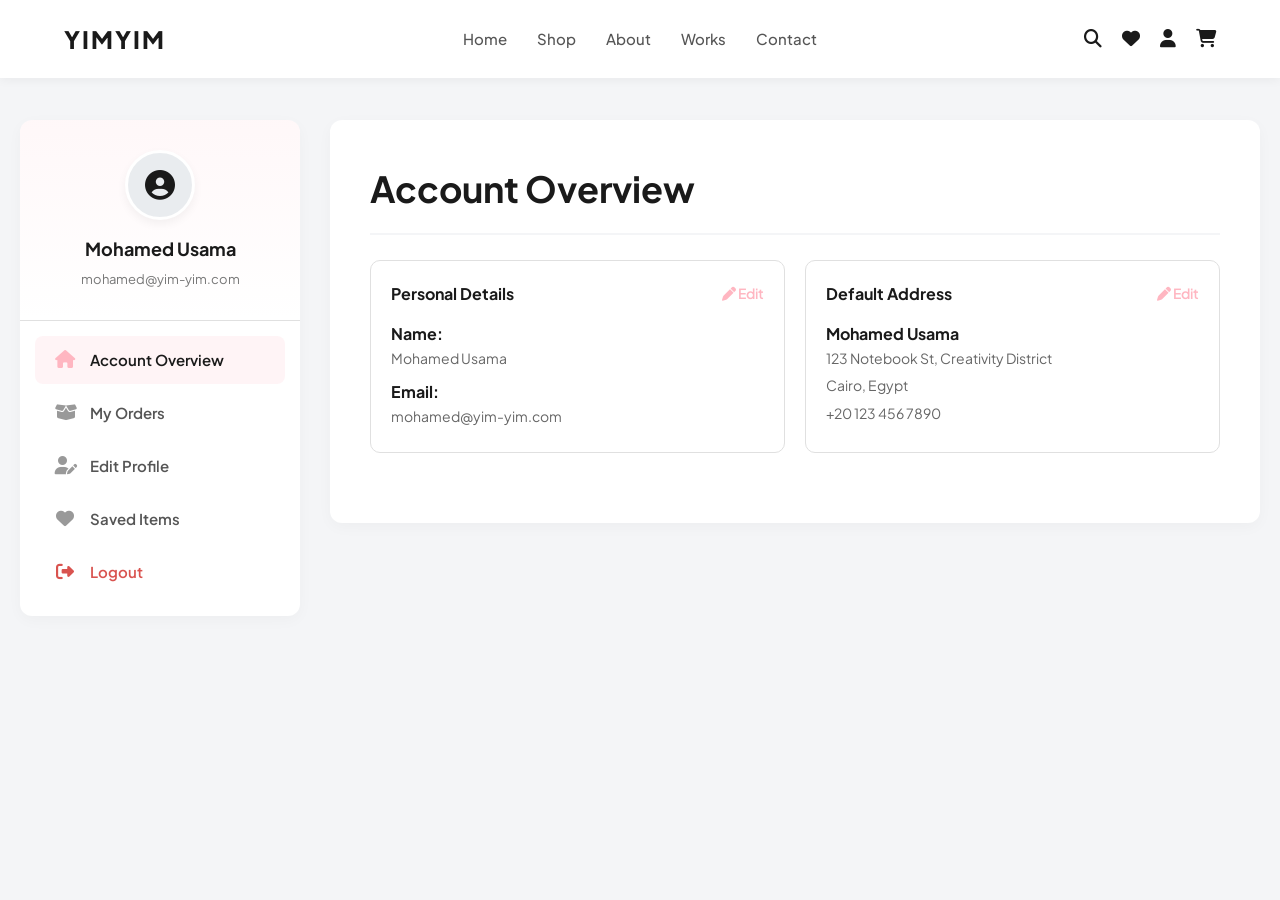
<file: dashboard.html>
<!DOCTYPE html>
<html lang="en">

<head>
    <meta charset="UTF-8">
    <meta name="viewport" content="width=device-width, initial-scale=1.0">
    <title>My Account - YIMYIM</title>
    <link rel="icon" type="image/png" href="notebooks photos/favicon_logo_y_1773081448158.png">
    <link href="https://fonts.googleapis.com/css2?family=Plus+Jakarta+Sans:wght@400;500;600;700;800&display=swap"
        rel="stylesheet">
    <link rel="stylesheet" href="https://cdnjs.cloudflare.com/ajax/libs/font-awesome/6.5.0/css/all.min.css">

    <style>
        :root {
            --bg-color: #f4f5f7;
            --text-color: #333;
            --accent-color: #FFB6C1;
            --dark-color: #1a1a1a;
            --light-gray: #e9ecef;
            --white: #ffffff;
            --border-color: #e0e0e0;
        }

        * {
            margin: 0;
            padding: 0;
            box-sizing: border-box;
            font-family: 'Plus Jakarta Sans', sans-serif;
        }

        body {
            background-color: var(--bg-color);
            color: var(--text-color);
            line-height: 1.6;
        }

        /* Navbar Styles */
        .navbar {
            position: fixed;
            top: 0;
            width: 100%;
            padding: 20px 5%;
            display: flex;
            justify-content: space-between;
            align-items: center;
            background: #fff;
            box-shadow: 0 2px 10px rgba(0, 0, 0, 0.05);
            z-index: 1000;
        }

        .navbar .logo {
            font-size: 24px;
            font-weight: 800;
            color: var(--dark-color);
            text-decoration: none;
            letter-spacing: 2px;
        }

        .nav-links {
            display: flex;
            gap: 30px;
            position: absolute;
            left: 50%;
            transform: translateX(-50%);
        }

        .nav-links a {
            color: #555;
            text-decoration: none;
            font-weight: 500;
            font-size: 15px;
            transition: color 0.3s ease;
        }

        .nav-links a:hover {
            color: var(--accent-color);
        }

        .icons {
            display: flex;
            gap: 20px;
            color: var(--dark-color);
            font-size: 18px;
        }

        .icons a {
            color: var(--dark-color);
            text-decoration: none;
            transition: color 0.3s ease;
        }

        .icons a:hover {
            color: var(--accent-color);
        }

        /* Desktop Sidebar Setup */
        .sidebar-wrapper {
            display: contents;
        }

        .close-sidebar {
            display: none;
        }

        .sidebar-overlay {
            display: none;
        }

        .mobile-menu-btn {
            display: none;
            flex-direction: column;
            justify-content: space-between;
            width: 30px;
            height: 21px;
            cursor: pointer;
            z-index: 2001;
        }

        .mobile-menu-btn span {
            display: block;
            height: 3px;
            width: 100%;
            background-color: var(--dark-color);
            border-radius: 3px;
            transition: all 0.3s ease;
        }

        /* Search Popup */
        .search-popup {
            position: absolute;
            top: 35px;
            right: 0;
            background-color: white;
            border: 1px solid #ccc;
            padding: 10px;
            border-radius: 8px;
            box-shadow: 0 2px 10px rgba(0, 0, 0, 0.2);
            width: 200px;
            z-index: 100;
            opacity: 0;
            transform: translateY(-10px);
            pointer-events: none;
            transition: all 0.3s ease;
        }

        .search-popup.show {
            opacity: 1;
            transform: translateY(0);
            pointer-events: auto;
        }

        .search-popup input {
            width: 100%;
            padding: 5px;
            margin-bottom: 5px;
            border-radius: 5px;
            border: 1px solid #ccc;
            outline: none;
        }

        .search-popup button {
            width: 100%;
            padding: 5px;
            background-color: #333;
            color: white;
            border: none;
            border-radius: 5px;
            cursor: pointer;
        }

        /* Dashboard Layout */
        .dashboard-container {
            max-width: 1300px;
            margin: 120px auto 60px;
            padding: 0 20px;
            display: flex;
            gap: 30px;
            align-items: flex-start;
            min-height: 60vh;
        }

        /* Sidebar Menu */
        .dashboard-sidebar {
            width: 280px;
            background: var(--white);
            border-radius: 12px;
            box-shadow: 0 4px 15px rgba(0, 0, 0, 0.03);
            overflow: hidden;
            flex-shrink: 0;
            position: sticky;
            top: 100px;
        }

        .user-profile-header {
            padding: 30px 20px;
            text-align: center;
            border-bottom: 1px solid var(--border-color);
            background: linear-gradient(to bottom, rgba(255, 182, 193, 0.1), transparent);
        }

        .user-avatar {
            width: 70px;
            height: 70px;
            background: var(--light-gray);
            border-radius: 50%;
            display: flex;
            align-items: center;
            justify-content: center;
            font-size: 30px;
            color: var(--dark-color);
            margin: 0 auto 15px;
            border: 3px solid var(--white);
            box-shadow: 0 4px 10px rgba(0, 0, 0, 0.05);
        }

        .user-name {
            font-size: 18px;
            font-weight: 700;
            color: var(--dark-color);
            margin-bottom: 5px;
        }

        .user-email {
            font-size: 13px;
            color: #777;
        }

        .sidebar-menu {
            list-style: none;
            padding: 15px 0;
        }

        .sidebar-menu li {
            padding: 0 15px;
            margin-bottom: 5px;
        }

        .sidebar-menu a {
            display: flex;
            align-items: center;
            gap: 15px;
            padding: 12px 20px;
            color: #555;
            text-decoration: none;
            font-weight: 600;
            font-size: 15px;
            border-radius: 8px;
            transition: all 0.3s ease;
        }

        .sidebar-menu a i {
            font-size: 18px;
            width: 20px;
            text-align: center;
            color: #999;
            transition: color 0.3s ease;
        }

        .sidebar-menu a:hover,
        .sidebar-menu a.active {
            background-color: rgba(255, 182, 193, 0.15);
            color: var(--dark-color);
        }

        .sidebar-menu a:hover i,
        .sidebar-menu a.active i {
            color: var(--accent-color);
        }

        .logout-btn {
            color: #d9534f !important;
        }

        .logout-btn:hover {
            background-color: rgba(217, 83, 79, 0.1) !important;
        }

        .logout-btn i {
            color: #d9534f !important;
        }

        /* Main Content */
        .dashboard-content {
            flex-grow: 1;
            background: var(--white);
            border-radius: 12px;
            box-shadow: 0 4px 15px rgba(0, 0, 0, 0.03);
            padding: 40px;
        }

        .content-section {
            display: none;
            animation: fadeIn 0.4s ease-out;
        }

        .content-section.active {
            display: block;
        }

        @keyframes fadeIn {
            from {
                opacity: 0;
                transform: translateY(10px);
            }

            to {
                opacity: 1;
                transform: translateY(0);
            }
        }

        .section-header {
            font-size: 24px;
            font-weight: 700;
            color: var(--dark-color);
            margin-bottom: 25px;
            padding-bottom: 15px;
            border-bottom: 2px solid var(--bg-color);
            display: flex;
            justify-content: space-between;
            align-items: center;
        }

        /* Account Overview Grid */
        .overview-grid {
            display: grid;
            grid-template-columns: repeat(auto-fit, minmax(250px, 1fr));
            gap: 20px;
            margin-bottom: 30px;
        }

        .info-card {
            border: 1px solid var(--border-color);
            border-radius: 10px;
            padding: 20px;
            transition: box-shadow 0.3s ease;
        }

        .info-card:hover {
            box-shadow: 0 5px 15px rgba(0, 0, 0, 0.05);
        }

        .info-card-header {
            display: flex;
            justify-content: space-between;
            align-items: center;
            margin-bottom: 15px;
        }

        .info-card-header h3 {
            font-size: 16px;
            font-weight: 700;
            color: var(--dark-color);
        }

        .info-card-header a {
            color: var(--accent-color);
            font-size: 14px;
            text-decoration: none;
            font-weight: 600;
        }

        .info-card-body p {
            font-size: 14px;
            color: #666;
            margin-bottom: 5px;
        }

        .info-card-body strong {
            color: var(--dark-color);
            display: block;
            margin-top: 10px;
        }

        /* Orders Table */
        .orders-table-container {
            overflow-x: auto;
        }

        table {
            width: 100%;
            border-collapse: collapse;
            text-align: left;
        }

        th,
        td {
            padding: 15px 20px;
            border-bottom: 1px solid var(--border-color);
        }

        th {
            background-color: var(--bg-color);
            font-size: 14px;
            font-weight: 600;
            color: #555;
            text-transform: uppercase;
        }

        td {
            font-size: 15px;
            color: var(--dark-color);
            font-weight: 500;
        }

        .order-item-info {
            display: flex;
            align-items: center;
            gap: 12px;
        }

        .order-item-img {
            width: 50px;
            height: 50px;
            object-fit: cover;
            border-radius: 6px;
            background: #f0f0f0;
        }

        .status {
            padding: 5px 12px;
            border-radius: 20px;
            font-size: 12px;
            font-weight: 700;
        }

        .status.delivered {
            background-color: #e8f5e9;
            color: #2e7d32;
        }

        .status.processing {
            background-color: #fff8e1;
            color: #f57f17;
        }

        .status.cancelled {
            background-color: #ffebee;
            color: #c62828;
        }

        .btn-action {
            padding: 8px 15px;
            background-color: var(--dark-color);
            color: #fff;
            border-radius: 5px;
            text-decoration: none;
            font-size: 13px;
            font-weight: 600;
            transition: background 0.3s;
        }

        .btn-action:hover {
            background-color: #333;
        }

        /* Edit Profile Form */
        .form-group {
            margin-bottom: 20px;
        }

        .form-group label {
            display: block;
            font-size: 14px;
            font-weight: 600;
            margin-bottom: 8px;
            color: var(--dark-color);
        }

        .form-group input {
            width: 100%;
            padding: 12px 15px;
            border: 1px solid var(--border-color);
            border-radius: 8px;
            font-size: 15px;
            outline: none;
            transition: border-color 0.3s;
        }

        .form-group input:focus {
            border-color: var(--accent-color);
        }

        .btn-save {
            background-color: var(--accent-color);
            color: #fff;
            border: none;
            padding: 12px 30px;
            border-radius: 8px;
            font-size: 15px;
            font-weight: 700;
            cursor: pointer;
            transition: transform 0.2s, background 0.3s;
        }

        .btn-save:hover {
            background-color: #ff9fb0;
            transform: translateY(-2px);
        }

        /* Empty State */
        .empty-state {
            text-align: center;
            padding: 60px 20px;
        }

        .empty-state i {
            font-size: 60px;
            color: #ddd;
            margin-bottom: 20px;
        }

        .empty-state h3 {
            font-size: 20px;
            margin-bottom: 10px;
        }

        .empty-state p {
            color: #777;
            margin-bottom: 25px;
        }

        @media (max-width: 900px) {
            .dashboard-container {
                flex-direction: column;
                width: 100%;
                margin-top: 100px;
                gap: 15px;
                padding: 0 10px;
                /* Reduced outer horizontal padding */
            }

            .dashboard-sidebar {
                width: 100%;
                position: static;
            }

            .user-profile-header {
                padding: 20px 15px;
            }

            .user-avatar {
                width: 60px;
                height: 60px;
                font-size: 25px;
                margin: 0 auto 10px;
            }

            .dashboard-content {
                padding: 20px 15px;
                /* Reduced inner padding */
                width: 100%;
                /* Ensure it spans fully */
                border-radius: 8px;
                /* Slightly smaller edges for mobile */
            }

            .overview-grid {
                grid-template-columns: 1fr;
            }

            .sidebar-menu {
                display: flex;
                overflow-x: auto;
                padding: 10px;
                white-space: nowrap;
                border-bottom: 1px solid var(--border-color);
                -webkit-overflow-scrolling: touch;
            }

            .sidebar-menu li {
                margin-bottom: 0;
            }

            /* Sidebar Menu Pills */
            .sidebar-menu {
                gap: 10px;
                padding: 15px 5px;
                background: var(--white);
            }

            .sidebar-menu a {
                padding: 10px 18px;
                font-size: 14px;
                background: var(--bg-color);
                border-radius: 20px;
                border: 1px solid var(--border-color);
                color: #555;
            }

            .sidebar-menu a.active,
            .sidebar-menu a:hover {
                background: var(--accent-color);
                color: #fff;
                border-color: var(--accent-color);
            }

            .sidebar-menu a.active i,
            .sidebar-menu a:hover i {
                color: #fff;
            }

            /* Scrollbar styling for horizontal menu */
            .sidebar-menu::-webkit-scrollbar {
                display: none;
            }

            /* Info Card adjustments (Account Overview) */
            .info-card {
                padding: 20px;
                box-shadow: 0 2px 8px rgba(0, 0, 0, 0.04);
                border: none;
                background: #fff;
                border-radius: 12px;
            }

            .info-card-header h3 {
                font-size: 16px;
            }

            /* Noon/Jumia Style Orders Table (Card View) */
            .orders-table-container table,
            .orders-table-container tbody,
            .orders-table-container tr,
            .orders-table-container td {
                display: block;
                width: 100%;
            }

            .orders-table-container thead {
                display: none;
            }

            .orders-table-container tr {
                margin-bottom: 20px;
                background: #fff;
                border-radius: 12px;
                box-shadow: 0 4px 12px rgba(0, 0, 0, 0.05);
                padding: 15px;
                border: 1px solid var(--border-color);
            }

            .orders-table-container td {
                display: flex;
                justify-content: space-between;
                align-items: center;
                text-align: right;
                padding: 10px 0;
                border-bottom: 1px solid #f0f0f0;
            }

            .orders-table-container td:last-child {
                border-bottom: none;
                padding-bottom: 0;
            }

            .orders-table-container td::before {
                content: attr(data-label);
                font-weight: 600;
                font-size: 13px;
                color: #777;
                text-transform: uppercase;
            }

            .order-item-img {
                width: 45px;
                height: 45px;
            }

            .order-item-info {
                justify-content: flex-end;
                text-align: right;
            }

            .status {
                padding: 6px 14px;
                font-size: 12px;
                border-radius: 6px;
            }

            .btn-action {
                padding: 8px 20px;
                font-size: 13px;
                border-radius: 6px;
                width: 70%;
                text-align: center;
            }

            .form-group {
                margin-bottom: 20px;
            }

            .btn-save {
                width: 100%;
                padding: 15px;
                font-size: 16px;
            }

            .mobile-menu-btn {
                display: flex;
            }

            .mobile-menu-btn.active span:nth-child(1) {
                transform: translateY(9px) rotate(45deg);
            }

            .mobile-menu-btn.active span:nth-child(2) {
                opacity: 0;
            }

            .mobile-menu-btn.active span:nth-child(3) {
                transform: translateY(-9px) rotate(-45deg);
            }

            .sidebar-wrapper {
                display: flex;
                flex-direction: column;
                position: fixed;
                top: 0;
                right: -100%;
                width: 320px;
                max-width: 80vw;
                height: 100vh;
                background-color: #fff;
                z-index: 2000;
                padding: 40px 30px;
                transition: right 0.4s cubic-bezier(0.16, 1, 0.3, 1);
                box-shadow: -5px 0 25px rgba(0, 0, 0, 0.1);
                overflow-y: auto;
                align-items: flex-start;
            }

            .sidebar-wrapper.active {
                right: 0;
            }

            .sidebar-overlay {
                display: block;
                position: fixed;
                top: 0;
                left: 0;
                width: 100%;
                height: 100vh;
                background: rgba(0, 0, 0, 0.4);
                z-index: 990;
                opacity: 0;
                pointer-events: none;
                transition: opacity 0.4s ease;
            }

            .sidebar-overlay.active {
                opacity: 1;
                pointer-events: auto;
            }

            .close-sidebar {
                display: block;
                align-self: flex-end;
                font-size: 1.8rem;
                cursor: pointer;
                margin-bottom: 2rem;
                color: var(--text-color);
            }

            .nav-links {
                position: relative;
                left: 0;
                transform: none;
                display: flex;
                flex-direction: column;
                width: 100%;
                gap: 1.5rem;
            }

            .nav-links a {
                font-size: 1.5rem;
                font-weight: 600;
                border-bottom: 1px solid rgba(0, 0, 0, 0.05);
                padding-bottom: 15px;
                width: 100%;
            }

            .icons {
                width: 100%;
                justify-content: space-around;
                margin-top: 2rem;
                padding-top: 2rem;
                border-top: 1px solid rgba(0, 0, 0, 0.1);
            }
        }
    </style>
</head>

<body>

    <nav class="navbar" id="navbar">
        <a href="index.html" class="logo">YIMYIM</a>

        <div class="sidebar-wrapper" id="sidebarWrapper">
            <div class="close-sidebar" id="closeBtnSidebar"><i class="fas fa-times"></i></div>
            <div class="nav-links">
                <a href="index.html#home">Home</a>
                <a href="shop.html">Shop</a>
                <a href="index.html#about">About</a>
                <a href="index.html#works">Works</a>
                <a href="contact.html">Contact</a>
            </div>
            <div class="icons" style="position: relative;">
                <i class="fas fa-search" id="searchBtn" style="cursor: pointer;"></i>
                <div id="searchPopup" class="search-popup">
                    <input type="text" id="searchInput" placeholder="ابحث هنا...">
                    <button onclick="performSearch()">بحث</button>
                </div>
                <i class="fas fa-heart" id="favoriteBtn" style="cursor: pointer;"></i>
                <i class="fas fa-user" id="userBtn" style="cursor: pointer;"></i>
                <i class="fas fa-shopping-cart" id="cartBtn" style="cursor: pointer;"></i>
            </div>
        </div>

        <div class="mobile-menu-btn" id="mobileMenuBtn">
            <span></span><span></span><span></span>
        </div>
    </nav>
    <div class="sidebar-overlay" id="sidebarOverlay"></div>

    <div class="dashboard-container">
        <!-- Sidebar -->
        <aside class="dashboard-sidebar">
            <div class="user-profile-header">
                <div class="user-avatar">
                    <i class="fas fa-user-circle"></i>
                </div>
                <h2 class="user-name" id="displayUserName">Mohamed Usama</h2>
                <p class="user-email" id="displayUserEmail">mohamed@yim-yim.com</p>
            </div>

            <ul class="sidebar-menu">
                <li><a href="#" class="active" onclick="switchTab('overview', this)"><i class="fas fa-home"></i> Account
                        Overview</a></li>
                <li><a href="#" onclick="switchTab('orders', this)"><i class="fas fa-box-open"></i> My Orders</a></li>
                <li><a href="#" onclick="switchTab('profile', this)"><i class="fas fa-user-edit"></i> Edit Profile</a>
                </li>
                <li><a href="wishlist.html"><i class="fas fa-heart"></i> Saved Items</a></li>
                <li><a href="#" class="logout-btn" onclick="logoutUser()"><i class="fas fa-sign-out-alt"></i> Logout</a>
                </li>
            </ul>
        </aside>

        <!-- Main Content -->
        <main class="dashboard-content">

            <!-- Account Overview Tab -->
            <section id="overview" class="content-section active">
                <div class="section-header">
                    <h2>Account Overview</h2>
                </div>

                <div class="overview-grid">
                    <div class="info-card">
                        <div class="info-card-header">
                            <h3>Personal Details</h3>
                            <a href="#"
                                onclick="switchTab('profile', document.querySelectorAll('.sidebar-menu a')[2])"><i
                                    class="fas fa-pen"></i> Edit</a>
                        </div>
                        <div class="info-card-body">
                            <strong>Name:</strong>
                            <p id="overviewName1">Mohamed Usama</p>
                            <strong>Email:</strong>
                            <p id="overviewEmail1">mohamed@yim-yim.com</p>
                        </div>
                    </div>

                    <div class="info-card">
                        <div class="info-card-header">
                            <h3>Default Address</h3>
                            <a href="#"><i class="fas fa-pen"></i> Edit</a>
                        </div>
                        <div class="info-card-body">
                            <strong id="overviewName2">Mohamed Usama</strong>
                            <p>123 Notebook St, Creativity District</p>
                            <p>Cairo, Egypt</p>
                            <p>+20 123 456 7890</p>
                        </div>
                    </div>
                </div>
            </section>

            <!-- My Orders Tab -->
            <section id="orders" class="content-section">
                <div class="section-header">
                    <h2>Recent Orders</h2>
                </div>

                <div class="orders-table-container">
                    <table>
                        <thead>
                            <tr>
                                <th>Order ID</th>
                                <th>Date</th>
                                <th>Items</th>
                                <th>Total</th>
                                <th>Status</th>
                                <th>Action</th>
                            </tr>
                        </thead>
                        <tbody id="orders-tbody">
                            <!-- Dynamic Orders go here -->
                        </tbody>
                    </table>
                </div>
            </section>

            <!-- Edit Profile Tab -->
            <section id="profile" class="content-section">
                <div class="section-header">
                    <h2>Edit Profile</h2>
                </div>

                <form id="profileForm" onsubmit="saveProfile(event)">
                    <div class="form-group">
                        <label for="fullName">Full Name</label>
                        <input type="text" id="fullName" value="Mohamed Usama" required>
                    </div>

                    <div class="form-group">
                        <label for="email">Email Address</label>
                        <input type="email" id="email" value="mohamed@yim-yim.com" required>
                    </div>

                    <div class="form-group">
                        <label for="phone">Phone Number</label>
                        <input type="tel" id="phone" value="+20 123 456 7890">
                    </div>

                    <button type="submit" class="btn-save">Save Changes</button>
                </form>
            </section>

        </main>
    </div>

    <script src="api.js"></script>
    <script>
        // Check if user is logged in via PHP session
        document.addEventListener("DOMContentLoaded", async () => {
            const session = await api.getSession();
            if (!session.loggedIn) {
                window.location.href = "login.html";
                return;
            }

            const userName = session.user.name;
            const userEmail = session.user.email;

            if (userName) {
                document.getElementById('displayUserName').textContent = userName;
                if (document.getElementById('overviewName1')) document.getElementById('overviewName1').textContent = userName;
                if (document.getElementById('overviewName2')) document.getElementById('overviewName2').textContent = userName;
                if (document.getElementById('fullName')) document.getElementById('fullName').value = userName;
            }

            if (userEmail) {
                document.getElementById('displayUserEmail').textContent = userEmail;
                if (document.getElementById('overviewEmail1')) document.getElementById('overviewEmail1').textContent = userEmail;
                if (document.getElementById('email')) document.getElementById('email').value = userEmail;
            }

            // Render Orders from PHP backend
            renderOrders();
        });

        async function renderOrders() {
            const orders = await api.getOrders();
            const tbody = document.getElementById('orders-tbody');

            if (!orders || orders.length === 0) {
                tbody.innerHTML = '<tr><td colspan="6" style="text-align: center; padding: 30px;">No recent orders.</td></tr>';
                return;
            }

            let html = '';
            orders.forEach(order => {
                const statusClass = order.status.toLowerCase() === 'delivered' ? 'delivered' : 'processing';
                const orderDate = new Date(order.order_date).toLocaleDateString('en-US', { month: 'short', day: 'numeric', year: 'numeric' });
                const firstItem = order.items && order.items.length > 0 ? order.items[0] : null;
                const itemSummary = firstItem
                    ? `${firstItem.quantity}x ${firstItem.name}` + (order.items.length > 1 ? ` & ${order.items.length - 1} more` : '')
                    : 'No items';
                const thumbnail = firstItem ? firstItem.image_path : '';

                html += `
                    <tr>
                        <td data-label="Order ID">#YIM-${order.id}</td>
                        <td data-label="Date">${orderDate}</td>
                        <td data-label="Items">
                            <div class="order-item-info">
                                ${thumbnail ? `<img src="${thumbnail}" alt="Product" class="order-item-img">` : ''}
                                <span>${itemSummary}</span>
                            </div>
                        </td>
                        <td data-label="Total">${parseFloat(order.total_amount).toFixed(2)} EGP</td>
                        <td data-label="Status"><span class="status ${statusClass}">${order.status}</span></td>
                        <td data-label="Action"><a href="#" class="btn-action">Details</a></td>
                    </tr>
                `;
            });
            tbody.innerHTML = html;
        }

        // Tab Switching Logic
        function switchTab(tabId, element) {
            document.querySelectorAll('.sidebar-menu a').forEach(link => {
                link.classList.remove('active');
            });
            element.classList.add('active');
            document.querySelectorAll('.content-section').forEach(section => {
                section.classList.remove('active');
            });
            document.getElementById(tabId).classList.add('active');
        }

        // Save Profile via PHP backend
        async function saveProfile(event) {
            event.preventDefault();
            const newName = document.getElementById('fullName').value;
            const newEmail = document.getElementById('email').value;

            const res = await api.updateProfile(newName, newEmail);
            if (res.success) {
                document.getElementById('displayUserName').textContent = newName;
                document.getElementById('displayUserEmail').textContent = newEmail;
                if (document.getElementById('overviewName1')) document.getElementById('overviewName1').textContent = newName;
                if (document.getElementById('overviewName2')) document.getElementById('overviewName2').textContent = newName;
                if (document.getElementById('overviewEmail1')) document.getElementById('overviewEmail1').textContent = newEmail;
                localStorage.setItem('userName', newName);
                localStorage.setItem('userEmail', newEmail);
                alert("Profile updated successfully!");
            } else {
                alert(res.message || "Failed to update profile");
            }
        }

        // Logout via PHP backend
        async function logoutUser() {
            if (confirm("Are you sure you want to log out?")) {
                await api.logout();
                localStorage.removeItem("isLoggedIn");
                localStorage.removeItem("userName");
                localStorage.removeItem("userEmail");
                window.location.href = "index.html";
            }
        }
    </script>
    <script src="script2.js"></script>
</body>

</html>
</file>
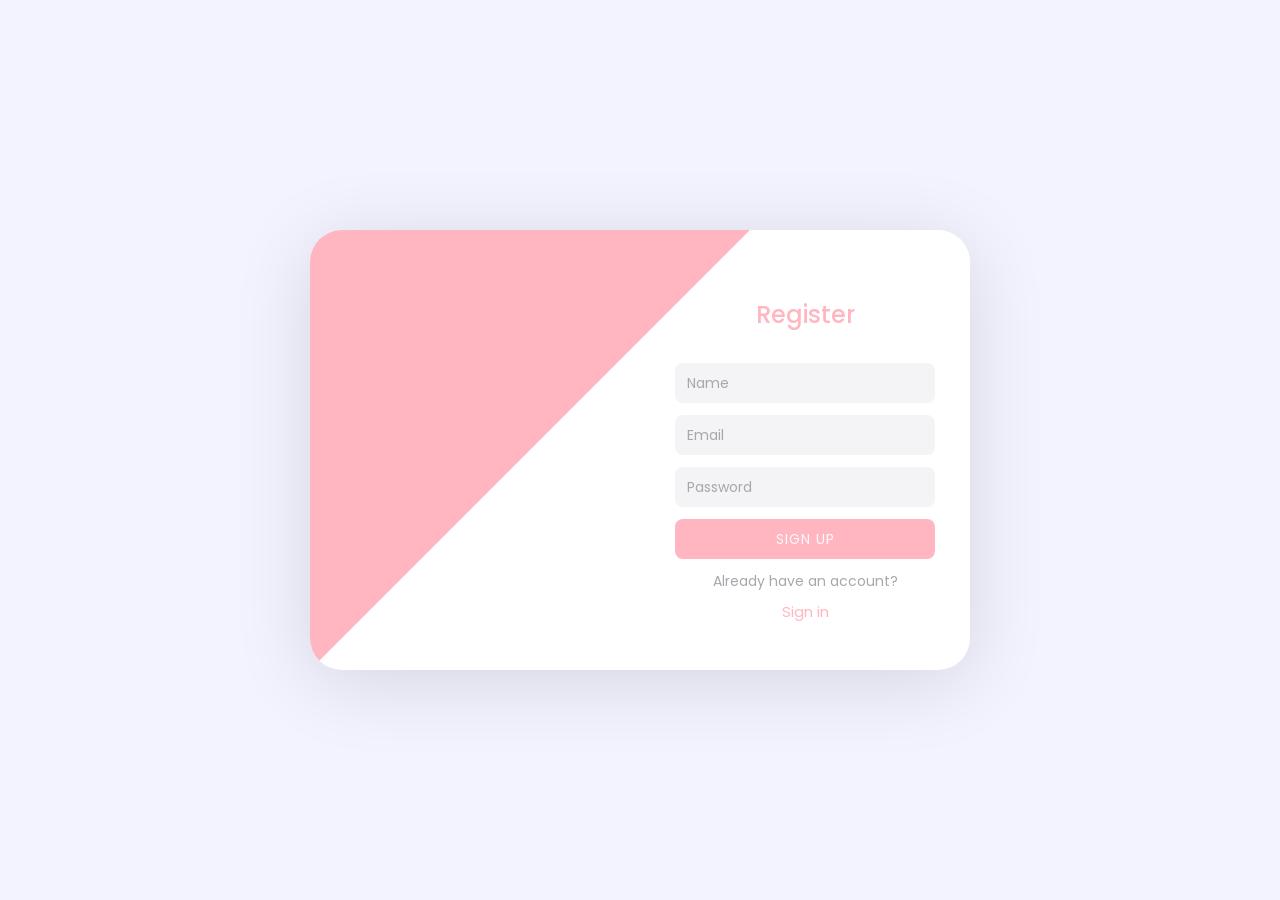
<file: login.html>
<!DOCTYPE html>
<html lang="en">

<head>
  <meta charset="UTF-8" />
  <meta http-equiv="X-UA-Compatible" content="IE=edge" />
  <meta name="viewport" content="width=device-width, initial-scale=1.0" />
  <title>Logins</title>
  <link rel="preconnect" href="https://fonts.googleapis.com" />
  <link rel="icon" type="image/png" href="notebooks photos/favicon_logo_y_1773081448158.png">
  <link rel="preconnect" href="https://fonts.gstatic.com" crossorigin />
  <link href="https://fonts.googleapis.com/css2?family=Poppins:wght@400;500;600&display=swap" rel="stylesheet" />
</head>

<body>
  <div class="card">
    <div class="card-bg card-bg-1"></div>
    <div class="card-bg card-bg-2"></div>
    <img class="logo logo-1" src="logo.svg" />
    <img class="logo logo-2" src="logo.svg" />
    <div class="form signin">
      <form id="signinFormSubmit" onsubmit="handleSignIn(event)">
        <h2>Login</h2>
        <input type="text" id="signinEmail" placeholder="Email" required />
        <input type="password" placeholder="Password" required />
        <p>Forgot password?</p>
        <button type="submit">SIGN IN</button>
        <a onclick="toggleView()">Don't have an account? <em>Sign up</em></a>
      </form>
    </div>
    <div class="form signup active">
      <form id="signupFormSubmit" onsubmit="handleSignUp(event)">
        <h2>Register</h2>
        <input type="text" id="signupName" placeholder="Name" required />
        <input type="email" id="signupEmail" placeholder="Email" required />
        <input type="password" placeholder="Password" required />
        <button type="submit">SIGN UP</button>
        <a onclick="toggleView()">Already have an account? <em>Sign in</em></a>
      </form>
    </div>
    <style>
      * {
        box-sizing: border-box;
      }

      body {
        margin: 0;
        background: #f2f3fe;
        color: #FFB6C1;
        height: 100vh;
        display: grid;
        place-items: center;
        overflow: hidden;
        font-family: "Euclid Circular B", "Poppins";
      }

      :root {
        --color-primary: #FFB6C1;
      }

      .card {
        position: relative;
        overflow: hidden;
        width: 660px;
        height: 440px;
        border-radius: 32px;
        background: #ffffff;
        box-shadow: 0 12px 80px rgba(0, 0, 0, 0.12);
      }

      .card-bg {
        position: absolute;
        z-index: 2;
        top: 0;
        bottom: 0;
        left: 0;
        width: 860px;
        height: 440px;
        rotate: -45deg;
        transform-origin: 0% 100%;
        background: var(--color-primary);
      }

      .card-bg-2 {
        background: var(--color-primary);
        rotate: 0deg;
        opacity: 0;
        right: 0;
        left: auto;
        transform-origin: 100% 100%;
      }

      @keyframes card-bg-signup {
        0% {
          rotate: -45deg;
        }

        50% {
          opacity: 1;
        }

        50%,
        100% {
          rotate: 0deg;
        }

        50.01%,
        100% {
          opacity: 0;
        }
      }

      @keyframes card-bg-signin {
        0% {
          opacity: 0;
          rotate: 0deg;
        }

        50% {
          rotate: 0deg;
          opacity: 0;
        }

        50%,
        100% {
          rotate: 0;
        }

        50.01%,
        100% {
          opacity: 1;
        }

        100% {
          rotate: -45deg;
        }
      }

      @keyframes card-bg-2-signup {

        0%,
        50% {
          rotate: 0;
          opacity: 0;
        }

        50.01% {
          opacity: 1;
          rotate: 0deg;
        }

        100% {
          opacity: 1;
          rotate: 45deg;
        }
      }

      @keyframes card-bg-2-signin {
        0% {
          rotate: 45deg;
          opacity: 1;
        }

        50%,
        100% {
          rotate: 0deg;
          opacity: 1;
        }

        50.01%,
        100% {
          opacity: 0;
        }
      }

      .card-bg-1.signup {
        animation: card-bg-signup 1.5s both;
      }

      .card-bg-1.signin {
        animation: card-bg-signin 1.5s both;
      }

      .card-bg-2.signup {
        animation: card-bg-2-signup 1.5s both;
      }

      .card-bg-2.signin {
        animation: card-bg-2-signin 1.5s both;
      }

      .logo {
        position: absolute;
        top: 72px;
        z-index: 2;
        height: 24px;
        transition: 0.3s;
        opacity: 0;
      }

      .logo-1 {
        translate: -180px 0;
        left: 48px;
      }

      .logo-2 {
        translate: 180px 0;
        right: 48px;
      }

      .card-bg.signin~.logo-1,
      .card-bg.signup~.logo-2 {
        opacity: 1;
        translate: 0;
        transition: 0.3s 1.25s;
      }

      .form {
        position: absolute;
        z-index: 3;
        top: 0;
        left: 0;
        bottom: 0;
        width: 50%;
        display: grid;
        place-items: center;
      }

      .form h2 {
        text-align: center;
        font-weight: 500;
      }

      .form form {
        display: grid;
        gap: 12px;
        opacity: 0;
        transition: 0.3s;
      }

      .form a {
        display: inline-flex;
        flex-direction: column;
        gap: 8px;
        color: #a7a7ad;
        cursor: pointer;
        font-size: 14px;
        text-align: center;
      }

      .form p {
        font-size: 14px;
        text-align: center;
        margin: 8px 0;
        color: #a7a7ad;
      }

      .form a em {
        display: block;
        font-style: normal;
        font-size: 15px;
        color: var(--color-primary);
      }

      .form.signup {
        translate: 100% 0;
      }

      .form.signup form {
        translate: 320px 0;
      }

      .form.signin form {
        translate: -320px 0;
      }

      .form.signup.active form,
      .form.signin.active form {
        opacity: 1;
        translate: 0;
        transition: 0.5s 1s;
      }

      form input {
        width: 260px;
        padding: 0 12px;
        font-size: 14px;
        background: #f4f4f7;
      }

      form input::placeholder {
        color: #a7a7ad;
      }

      input,
      button {
        border: 0;
        border-radius: 8px;
        height: 40px;
        font-family: inherit;
        font-size: 16px;
      }

      form button {
        color: #f9f9f9;
        background: var(--color-primary);
        letter-spacing: 1px;
        font-size: 14px;
        cursor: pointer;
        transition: background-color 0.3s;
      }

      form button:hover {
        background-color: #ff92a2;
      }

      /* ========================================= */
      /*   Mobile Responsive & Animations Update   */
      /* ========================================= */
      @media (max-width: 768px) {
        .card {
          width: 90%;
          max-width: 400px;
          height: 550px;
          display: flex;
          flex-direction: column;
        }

        /* Adjust the background shapes to span differently on mobile */
        .card-bg {
          width: 200%;
          height: 150%;
          top: -50%;
          left: -50%;
          transform-origin: 50% 50%;
        }

        /* When card-bg-1 animates for signup/signin on mobile */
        @keyframes card-bg-signup-mob {
          0% {
            transform: translateY(0) rotate(-45deg);
          }

          50% {
            transform: translateY(-50%) rotate(0deg);
            opacity: 1;
          }

          100% {
            transform: translateY(-100%) rotate(0deg);
            opacity: 0;
          }
        }

        @keyframes card-bg-signin-mob {
          0% {
            transform: translateY(-100%) rotate(0deg);
            opacity: 0;
          }

          50% {
            transform: translateY(-50%) rotate(0deg);
            opacity: 1;
          }

          100% {
            transform: translateY(0) rotate(-45deg);
            opacity: 1;
          }
        }

        .card-bg-1.signup {
          animation: card-bg-signup-mob 1.5s both;
        }

        .card-bg-1.signin {
          animation: card-bg-signin-mob 1.5s both;
        }

        @keyframes card-bg-2-signup-mob {
          0% {
            transform: translateY(100%) rotate(0deg);
            opacity: 0;
          }

          50% {
            transform: translateY(50%) rotate(0deg);
            opacity: 1;
          }

          100% {
            transform: translateY(0) rotate(-45deg);
            opacity: 1;
          }
        }

        @keyframes card-bg-2-signin-mob {
          0% {
            transform: translateY(0) rotate(-45deg);
            opacity: 1;
          }

          50% {
            transform: translateY(50%) rotate(0deg);
            opacity: 1;
          }

          100% {
            transform: translateY(100%) rotate(0deg);
            opacity: 0;
          }
        }

        .card-bg-2.signup {
          animation: card-bg-2-signup-mob 1.5s both;
        }

        .card-bg-2.signin {
          animation: card-bg-2-signin-mob 1.5s both;
        }

        /* Logos positioning on mobile */
        .logo {
          top: 30px;
        }

        .logo-1 {
          left: 50%;
          translate: -50% -100px;
        }

        .logo-2 {
          right: auto;
          left: 50%;
          translate: -50% 100px;
        }

        .card-bg.signin~.logo-1 {
          translate: -50% 0;
          transition: translate 0.5s 1.25s, opacity 0.5s 1.25s;
        }

        .card-bg.signup~.logo-2 {
          translate: -50% 0;
          transition: translate 0.5s 1.25s, opacity 0.5s 1.25s;
        }

        /* Forms Layout & Translations on Mobile */
        .form {
          width: 100%;
          height: 100%;
          padding: 2rem;
        }

        .form form {
          width: 100%;
          max-width: 320px;
        }

        form input {
          width: 100%;
          height: 45px;
        }

        form button {
          height: 48px;
          font-size: 16px;
          margin-top: 15px;
          background: #FFB6C1;
          /* Different distinct brand color for mobile */
          color: #ffffff;
          border-radius: 25px;
          box-shadow: 0 4px 15px rgba(57, 34, 34, 0.4);
          transition: all 0.4s cubic-bezier(0.16, 1, 0.3, 1);
          position: relative;
          overflow: hidden;
          z-index: 1;
        }

        form button::before {
          content: '';
          position: absolute;
          top: 0;
          left: -100%;
          width: 100%;
          height: 100%;
          background: linear-gradient(90deg, transparent, rgba(255, 255, 255, 0.3), transparent);
          transition: left 0.6s ease;
          z-index: -1;
        }

        form button:active {
          transform: translateY(-4px) scale(1.02);
          box-shadow: 0 10px 25px rgba(57, 34, 34, 0.6);
          background: #FFB6C1;
        }

        form button:hover {
          transform: translateY(-4px) scale(1.02);
          box-shadow: 0 10px 25px rgba(57, 34, 34, 0.6);
          background: #ff92a2;
        }

        form button:hover::before,
        form button:active::before {
          left: 100%;
        }

        .form.signup {
          translate: 0 0;
          pointer-events: none;
          /* disable clicks when hidden */
        }

        .form.signup.active {
          pointer-events: auto;
        }

        .form.signin {
          pointer-events: none;
        }

        .form.signin.active {
          pointer-events: auto;
        }

        /* Slide directions for mobile (Vertical instead of Horizontal) */
        .form.signup form {
          translate: 0 100%;
        }

        .form.signin form {
          translate: 0 -100%;
        }

        .form.signup.active form,
        .form.signin.active form {
          opacity: 1;
          translate: 0 0;
          transition: transform 0.6s cubic-bezier(0.16, 1, 0.3, 1) 0.8s, opacity 0.5s 0.8s;
        }
      }
    </style>
  </div>
  <script src="api.js"></script>
  <script>
    const signinForm = document.querySelector(".form.signin");
    const signupForm = document.querySelector(".form.signup");
    const cardBg1 = document.querySelector(".card-bg-1");
    const cardBg2 = document.querySelector(".card-bg-2");

    const toggleView = () => {
      const signinActive = signinForm.classList.contains("active");

      signinForm.classList.toggle("active", !signinActive);
      signupForm.classList.toggle("active", signinActive);

      [cardBg1, cardBg2].forEach((el) =>
        el.classList.toggle("signin", signinActive)
      );
      [cardBg1, cardBg2].forEach((el) =>
        el.classList.toggle("signup", !signinActive)
      );
    };

    async function handleSignIn(e) {
      e.preventDefault();
      const email = document.getElementById('signinEmail').value;
      const password = e.target.querySelector('input[type="password"]').value;
      const res = await api.login(email, password);
      if (res.success) {
        localStorage.setItem('isLoggedIn', 'true');
        localStorage.setItem('userName', res.user.name);
        localStorage.setItem('userEmail', res.user.email);
        window.location.href = 'index.html';
      } else {
        alert(res.message || 'Invalid email or password');
      }
    }

    async function handleSignUp(e) {
      e.preventDefault();
      const name = document.getElementById('signupName').value;
      const email = document.getElementById('signupEmail').value;
      const password = e.target.querySelector('input[type="password"]').value;
      const res = await api.register(name, email, password);
      if (res.success) {
        localStorage.setItem('isLoggedIn', 'true');
        localStorage.setItem('userName', res.user.name);
        localStorage.setItem('userEmail', res.user.email);
        window.location.href = 'dashboard.html';
      } else {
        alert(res.message || 'Registration failed');
      }
    }
  </script>
</body>

</html>
</file>
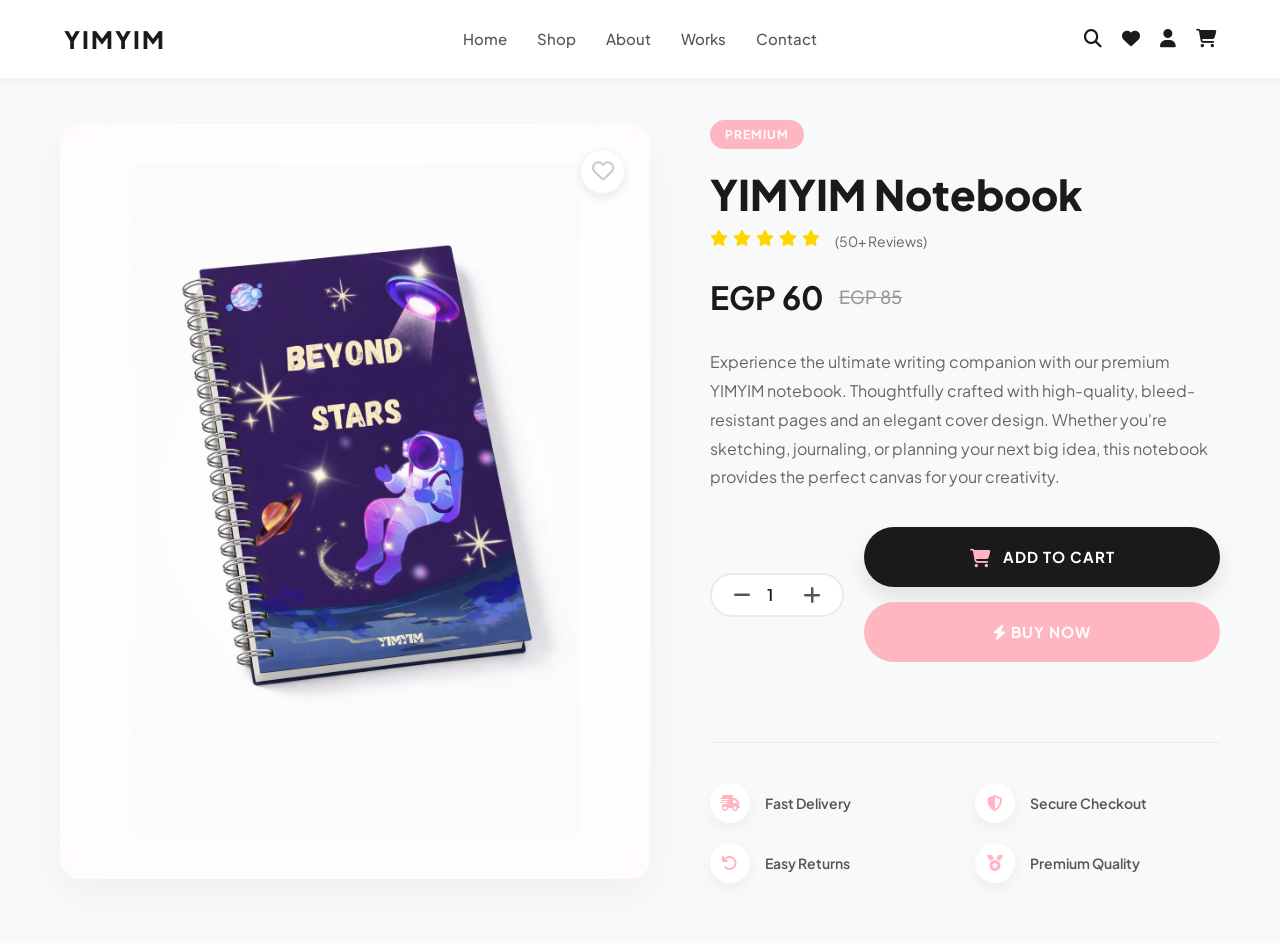
<file: product.html>
<!DOCTYPE html>
<html lang="en">

<head>
    <meta charset="UTF-8">
    <meta name="viewport" content="width=device-width, initial-scale=1.0">
    <title>Product Details - YIMYIM</title>
    <link rel="icon" type="image/png" href="notebooks photos/favicon_logo_y_1773081448158.png">
    <link href="https://fonts.googleapis.com/css2?family=Plus+Jakarta+Sans:wght@400;500;600;700;800&display=swap"
        rel="stylesheet">
    <link rel="stylesheet" href="https://cdnjs.cloudflare.com/ajax/libs/font-awesome/6.5.0/css/all.min.css">

    <style>
        :root {
            --bg-color: #f8f9fa;
            --text-color: #333;
            --accent-color: #FFB6C1;
            --dark-color: #1a1a1a;
            --light-gray: #e9ecef;
        }

        * {
            margin: 0;
            padding: 0;
            box-sizing: border-box;
            font-family: 'Plus Jakarta Sans', sans-serif;
        }

        body {
            background-color: var(--bg-color);
            color: var(--text-color);
            line-height: 1.6;
        }

        /* Navbar Styles */
        .navbar {
            position: fixed;
            top: 0;
            width: 100%;
            padding: 20px 5%;
            display: flex;
            justify-content: space-between;
            align-items: center;
            background: #fff;
            box-shadow: 0 2px 10px rgba(0, 0, 0, 0.05);
            z-index: 1000;
        }

        .navbar .logo {
            font-size: 24px;
            font-weight: 800;
            color: var(--dark-color);
            text-decoration: none;
            letter-spacing: 2px;
        }

        .nav-links {
            display: flex;
            gap: 30px;
            position: absolute;
            left: 50%;
            transform: translateX(-50%);
        }

        .nav-links a {
            color: #555;
            text-decoration: none;
            font-weight: 500;
            font-size: 15px;
            transition: color 0.3s ease;
        }

        .nav-links a:hover {
            color: var(--accent-color);
        }

        .icons {
            display: flex;
            gap: 20px;
            color: var(--dark-color);
            font-size: 18px;
        }

        .icons a {
            color: var(--dark-color);
            text-decoration: none;
            transition: color 0.3s ease;
        }

        .icons a:hover {
            color: var(--accent-color);
        }

        /* Product Details Container */
        .product-container {
            max-width: 1200px;
            margin: 120px auto 60px;
            padding: 0 20px;
            display: flex;
            gap: 60px;
            align-items: center;
            animation: fadeIn 0.8s ease-out;
        }

        @keyframes fadeIn {
            from {
                opacity: 0;
                transform: translateY(20px);
            }

            to {
                opacity: 1;
                transform: translateY(0);
            }
        }

        /* Product Image Sidebar */
        .product-image-wrapper {
            flex: 1;
            background: #fff;
            border-radius: 20px;
            padding: 40px;
            display: flex;
            justify-content: center;
            align-items: center;
            box-shadow: 0 15px 40px rgba(0, 0, 0, 0.04);
            position: relative;
            overflow: hidden;
            min-height: 500px;
        }

        .product-image-wrapper::before {
            content: '';
            position: absolute;
            top: 0;
            left: 0;
            right: 0;
            bottom: 0;
            background: radial-gradient(circle at center, transparent 30%, rgba(255, 182, 193, 0.05) 100%);
            pointer-events: none;
        }

        .product-image-wrapper img {
            width: 100%;
            max-width: 450px;
            height: auto;
            border-radius: 12px;
            object-fit: contain;
            transition: transform 0.5s cubic-bezier(0.175, 0.885, 0.32, 1.275);
        }

        .product-image-wrapper:hover img {
            transform: scale(1.05);
        }

        /* Product Info */
        .product-info {
            flex: 1;
            display: flex;
            flex-direction: column;
            justify-content: center;
        }

        .badge {
            display: inline-block;
            background-color: var(--accent-color);
            color: #fff;
            padding: 5px 15px;
            border-radius: 30px;
            font-size: 12px;
            font-weight: 700;
            text-transform: uppercase;
            letter-spacing: 1px;
            margin-bottom: 20px;
            align-self: flex-start;
        }

        .product-title {
            font-size: 42px;
            font-weight: 800;
            color: var(--dark-color);
            margin-bottom: 10px;
            line-height: 1.2;
        }

        .stars {
            color: #ffd700;
            font-size: 16px;
            margin-bottom: 20px;
            display: flex;
            gap: 5px;
        }

        .product-price {
            font-size: 32px;
            font-weight: 700;
            color: var(--dark-color);
            margin-bottom: 25px;
            display: flex;
            align-items: center;
            gap: 15px;
        }

        .product-price span {
            font-size: 18px;
            color: #999;
            text-decoration: line-through;
            font-weight: 500;
        }

        .product-description {
            font-size: 16px;
            color: #666;
            margin-bottom: 35px;
            line-height: 1.8;
        }

        /* Quantity and Actions */
        .controls {
            display: flex;
            align-items: center;
            gap: 20px;
            margin-bottom: 40px;
            flex-wrap: wrap;
        }

        .quantity-selector {
            display: flex;
            align-items: center;
            border: 2px solid var(--light-gray);
            border-radius: 50px;
            padding: 5px 15px;
            background: #fff;
        }

        .quantity-btn {
            background: none;
            border: none;
            font-size: 20px;
            color: #555;
            cursor: pointer;
            width: 30px;
            height: 30px;
            display: flex;
            justify-content: center;
            align-items: center;
            transition: color 0.3s;
        }

        .quantity-btn:hover {
            color: var(--accent-color);
        }

        .quantity-input {
            width: 40px;
            text-align: center;
            border: none;
            font-size: 16px;
            font-weight: 600;
            color: var(--dark-color);
            outline: none;
        }

        /* Buttons */
        .btn {
            padding: 18px 40px;
            border-radius: 50px;
            font-size: 15px;
            font-weight: 700;
            text-transform: uppercase;
            letter-spacing: 1px;
            text-decoration: none;
            text-align: center;
            transition: all 0.3s ease;
            cursor: pointer;
            border: none;
        }

        .btn-add {
            background-color: var(--dark-color);
            color: #fff;
            flex: 1;
            min-width: 200px;
            box-shadow: 0 10px 20px rgba(0, 0, 0, 0.1);
        }

        .btn-add:hover {
            background-color: #333;
            transform: translateY(-2px);
            box-shadow: 0 15px 25px rgba(0, 0, 0, 0.15);
        }

        .btn-buy {
            background-color: var(--accent-color);
            color: #fff;
            padding: 18px 30px;
        }

        .btn-buy:hover {
            background-color: #ff9fb0;
            transform: translateY(-2px);
        }

        /* Details / Features */
        .features-grid {
            display: grid;
            grid-template-columns: 1fr 1fr;
            gap: 20px;
            margin-top: 40px;
            padding-top: 40px;
            border-top: 1px solid var(--light-gray);
        }

        .feature-item {
            display: flex;
            align-items: center;
            gap: 15px;
        }

        .feature-icon {
            width: 40px;
            height: 40px;
            background: #fff;
            border-radius: 50%;
            display: flex;
            justify-content: center;
            align-items: center;
            color: var(--accent-color);
            box-shadow: 0 5px 15px rgba(0, 0, 0, 0.05);
            font-size: 16px;
        }

        .feature-text {
            font-size: 14px;
            font-weight: 600;
            color: #555;
        }

        /* Desktop Sidebar Setup */
        .sidebar-wrapper {
            display: contents;
            /* Just let items lay out normally in desktop */
        }

        .close-sidebar {
            display: none;
        }

        .sidebar-overlay {
            display: none;
        }

        .mobile-menu-btn {
            display: none;
            flex-direction: column;
            justify-content: space-between;
            width: 30px;
            height: 21px;
            cursor: pointer;
            z-index: 2001;
        }

        .mobile-menu-btn span {
            display: block;
            height: 3px;
            width: 100%;
            background-color: var(--dark-color);
            border-radius: 3px;
            transition: all 0.3s ease;
        }

        /* Search Popup */
        .search-popup {
            position: absolute;
            top: 35px;
            right: 0;
            background-color: white;
            border: 1px solid #ccc;
            padding: 10px;
            border-radius: 8px;
            box-shadow: 0 2px 10px rgba(0, 0, 0, 0.2);
            width: 200px;
            z-index: 100;
            opacity: 0;
            transform: translateY(-10px);
            pointer-events: none;
            transition: all 0.3s ease;
        }

        .search-popup.show {
            opacity: 1;
            transform: translateY(0);
            pointer-events: auto;
        }

        .search-popup input {
            width: 100%;
            padding: 5px;
            margin-bottom: 5px;
            border-radius: 5px;
            border: 1px solid #ccc;
            outline: none;
        }

        .search-popup button {
            width: 100%;
            padding: 5px;
            background-color: #333;
            color: white;
            border: none;
            border-radius: 5px;
            cursor: pointer;
        }

        @media (max-width: 900px) {
            .product-container {
                flex-direction: column;
                margin-top: 100px;
                gap: 40px;
            }

            .mobile-menu-btn {
                display: flex;
            }

            .mobile-menu-btn.active span:nth-child(1) {
                transform: translateY(9px) rotate(45deg);
            }

            .mobile-menu-btn.active span:nth-child(2) {
                opacity: 0;
            }

            .mobile-menu-btn.active span:nth-child(3) {
                transform: translateY(-9px) rotate(-45deg);
            }

            .sidebar-wrapper {
                display: flex;
                flex-direction: column;
                position: fixed;
                top: 0;
                right: -100%;
                width: 320px;
                max-width: 80vw;
                height: 100vh;
                background-color: #fff;
                z-index: 2000;
                padding: 40px 30px;
                transition: right 0.4s cubic-bezier(0.16, 1, 0.3, 1);
                box-shadow: -5px 0 25px rgba(0, 0, 0, 0.1);
                overflow-y: auto;
                align-items: flex-start;
            }

            .sidebar-wrapper.active {
                right: 0;
            }

            .sidebar-overlay {
                display: block;
                position: fixed;
                top: 0;
                left: 0;
                width: 100%;
                height: 100vh;
                background: rgba(0, 0, 0, 0.4);
                z-index: 990;
                /* CRITICAL: lower than navbar 1000 so it doesn't cover navbar contents */
                opacity: 0;
                pointer-events: none;
                transition: opacity 0.4s ease;
            }

            .sidebar-overlay.active {
                opacity: 1;
                pointer-events: auto;
            }

            .close-sidebar {
                display: block;
                align-self: flex-end;
                font-size: 1.8rem;
                cursor: pointer;
                margin-bottom: 2rem;
                color: var(--text-color);
            }

            .nav-links {
                position: relative;
                left: 0;
                transform: none;
                display: flex;
                flex-direction: column;
                width: 100%;
                gap: 1.5rem;
            }

            .nav-links a {
                font-size: 1.5rem;
                font-weight: 600;
                border-bottom: 1px solid rgba(0, 0, 0, 0.05);
                padding-bottom: 15px;
                width: 100%;
            }

            .icons {
                width: 100%;
                justify-content: space-around;
                margin-top: 2rem;
                padding-top: 2rem;
                border-top: 1px solid rgba(0, 0, 0, 0.1);
            }
        }
    </style>
</head>

<body>

    <nav class="navbar" id="navbar">
        <a href="index.html" class="logo">YIMYIM</a>

        <div class="sidebar-wrapper" id="sidebarWrapper">
            <div class="close-sidebar" id="closeBtnSidebar"><i class="fas fa-times"></i></div>
            <div class="nav-links">
                <a href="index.html#home">Home</a>
                <a href="shop.html">Shop</a>
                <a href="index.html#about">About</a>
                <a href="index.html#works">Works</a>
                <a href="contact.html">Contact</a>
            </div>
            <div class="icons" style="position: relative;">
                <i class="fas fa-search" id="searchBtn" style="cursor: pointer;"></i>
                <div id="searchPopup" class="search-popup">
                    <input type="text" id="searchInput" placeholder="ابحث هنا...">
                    <button onclick="performSearch()">بحث</button>
                </div>
                <i class="fas fa-heart" id="favoriteBtn" style="cursor: pointer;"></i>
                <i class="fas fa-user" id="userBtn" style="cursor: pointer;"></i>
                <i class="fas fa-shopping-cart" id="cartBtn" style="cursor: pointer;"></i>
            </div>
        </div>

        <div class="mobile-menu-btn" id="mobileMenuBtn">
            <span></span><span></span><span></span>
        </div>
    </nav>
    <div class="sidebar-overlay" id="sidebarOverlay"></div>

    <div class="product-container">
        <div class="product-image-wrapper">
            <img id="productImage" src="notebooks photos/BEYOND STARS.png" alt="Product Image">
        </div>

        <div class="product-info">
            <span class="badge">Premium</span>
            <h1 class="product-title" id="productTitle">YIMYIM Notebook</h1>

            <div class="stars">
                <i class="fas fa-star"></i>
                <i class="fas fa-star"></i>
                <i class="fas fa-star"></i>
                <i class="fas fa-star"></i>
                <i class="fas fa-star"></i>
                <span style="color: #666; font-size: 14px; margin-left: 10px;">(50+ Reviews)</span>
            </div>

            <div class="product-price">
                <div id="productPrice">EGP 60</div>
                <span>EGP 85</span>
            </div>

            <p class="product-description">
                Experience the ultimate writing companion with our premium YIMYIM notebook.
                Thoughtfully crafted with high-quality, bleed-resistant pages and an elegant cover design.
                Whether you're sketching, journaling, or planning your next big idea, this notebook provides the
                perfect canvas for your creativity.
            </p>

            <div class="controls">
                <div class="quantity-selector">
                    <button class="quantity-btn" id="decreaseQty"><i class="fas fa-minus"></i></button>
                    <input type="number" id="qtyInput" class="quantity-input" value="1" min="1" readonly>
                    <button class="quantity-btn" id="increaseQty"><i class="fas fa-plus"></i></button>
                </div>

                <div style="display: flex; flex-direction: column; gap: 15px; flex: 1; min-width: 200px;">
                    <a href="#" class="btn btn-add" id="addToCartBtn" style="flex: none; width: 100%;"><i
                            class="fas fa-shopping-cart"
                            style="color: #FFB6C1; margin-right: 8px; font-size: 1.2em; vertical-align: middle;"></i>
                        Add to Cart</a>
                    <a href="#" class="btn btn-buy" id="buyNowBtn" style="width: 100%;"><i class="fas fa-bolt"></i> Buy
                        Now</a>
                </div>
            </div>

            <div class="features-grid">
                <div class="feature-item">
                    <div class="feature-icon"><i class="fas fa-truck-fast"></i></div>
                    <div class="feature-text">Fast Delivery</div>
                </div>
                <div class="feature-item">
                    <div class="feature-icon"><i class="fas fa-shield-alt"></i></div>
                    <div class="feature-text">Secure Checkout</div>
                </div>
                <div class="feature-item">
                    <div class="feature-icon"><i class="fas fa-undo"></i></div>
                    <div class="feature-text">Easy Returns</div>
                </div>
                <div class="feature-item">
                    <div class="feature-icon"><i class="fas fa-medal"></i></div>
                    <div class="feature-text">Premium Quality</div>
                </div>
            </div>
        </div>
    </div>

    <script src="api.js"></script>
    <script>
        // Quantity Logic
        const qtyInput = document.getElementById('qtyInput');
        document.getElementById('decreaseQty').addEventListener('click', () => {
            if (qtyInput.value > 1) qtyInput.value--;
        });
        document.getElementById('increaseQty').addEventListener('click', () => {
            qtyInput.value++;
        });

        let currentProductId = null;

        // Setup dynamic content based on URL query params
        document.addEventListener('DOMContentLoaded', async () => {
            const params = new URLSearchParams(window.location.search);
            const title = params.get('title');
            const price = params.get('price');
            const img = params.get('img');
            const id = params.get('id');

            if (title) document.getElementById('productTitle').textContent = decodeURIComponent(title);
            if (price) document.getElementById('productPrice').textContent = decodeURIComponent(price);
            if (img) document.getElementById('productImage').src = decodeURIComponent(img);

            // Resolve product ID: use URL param or look up by title
            if (id) {
                currentProductId = parseInt(id);
            } else if (title) {
                const products = await api.getProducts();
                const match = products.find(p => p.name.toLowerCase() === decodeURIComponent(title).toLowerCase());
                if (match) currentProductId = match.id;
            }
        });

        document.getElementById('addToCartBtn').addEventListener('click', async (e) => {
            e.preventDefault();
            if (!currentProductId) { alert('Product not found'); return; }
            const qty = parseInt(qtyInput.value) || 1;
            const res = await api.addToCart(currentProductId, qty);
            if (res.success) {
                alert('Item added to cart!');
                window.location.href = 'cart.html';
            } else if (res.error === 'Login required') {
                window.location.href = 'login.html';
            } else {
                alert(res.message || 'Failed to add to cart');
            }
        });

        document.getElementById('buyNowBtn').addEventListener('click', async (e) => {
            e.preventDefault();
            if (!currentProductId) { alert('Product not found'); return; }
            const qty = parseInt(qtyInput.value) || 1;
            const res = await api.addToCart(currentProductId, qty);
            if (res.success) {
                window.location.href = 'checkout.html';
            } else if (res.error === 'Login required') {
                window.location.href = 'login.html';
            } else {
                alert(res.message || 'Failed');
            }
        });
    </script>
    <script src="script2.js"></script>
</body>

</html>
</file>
